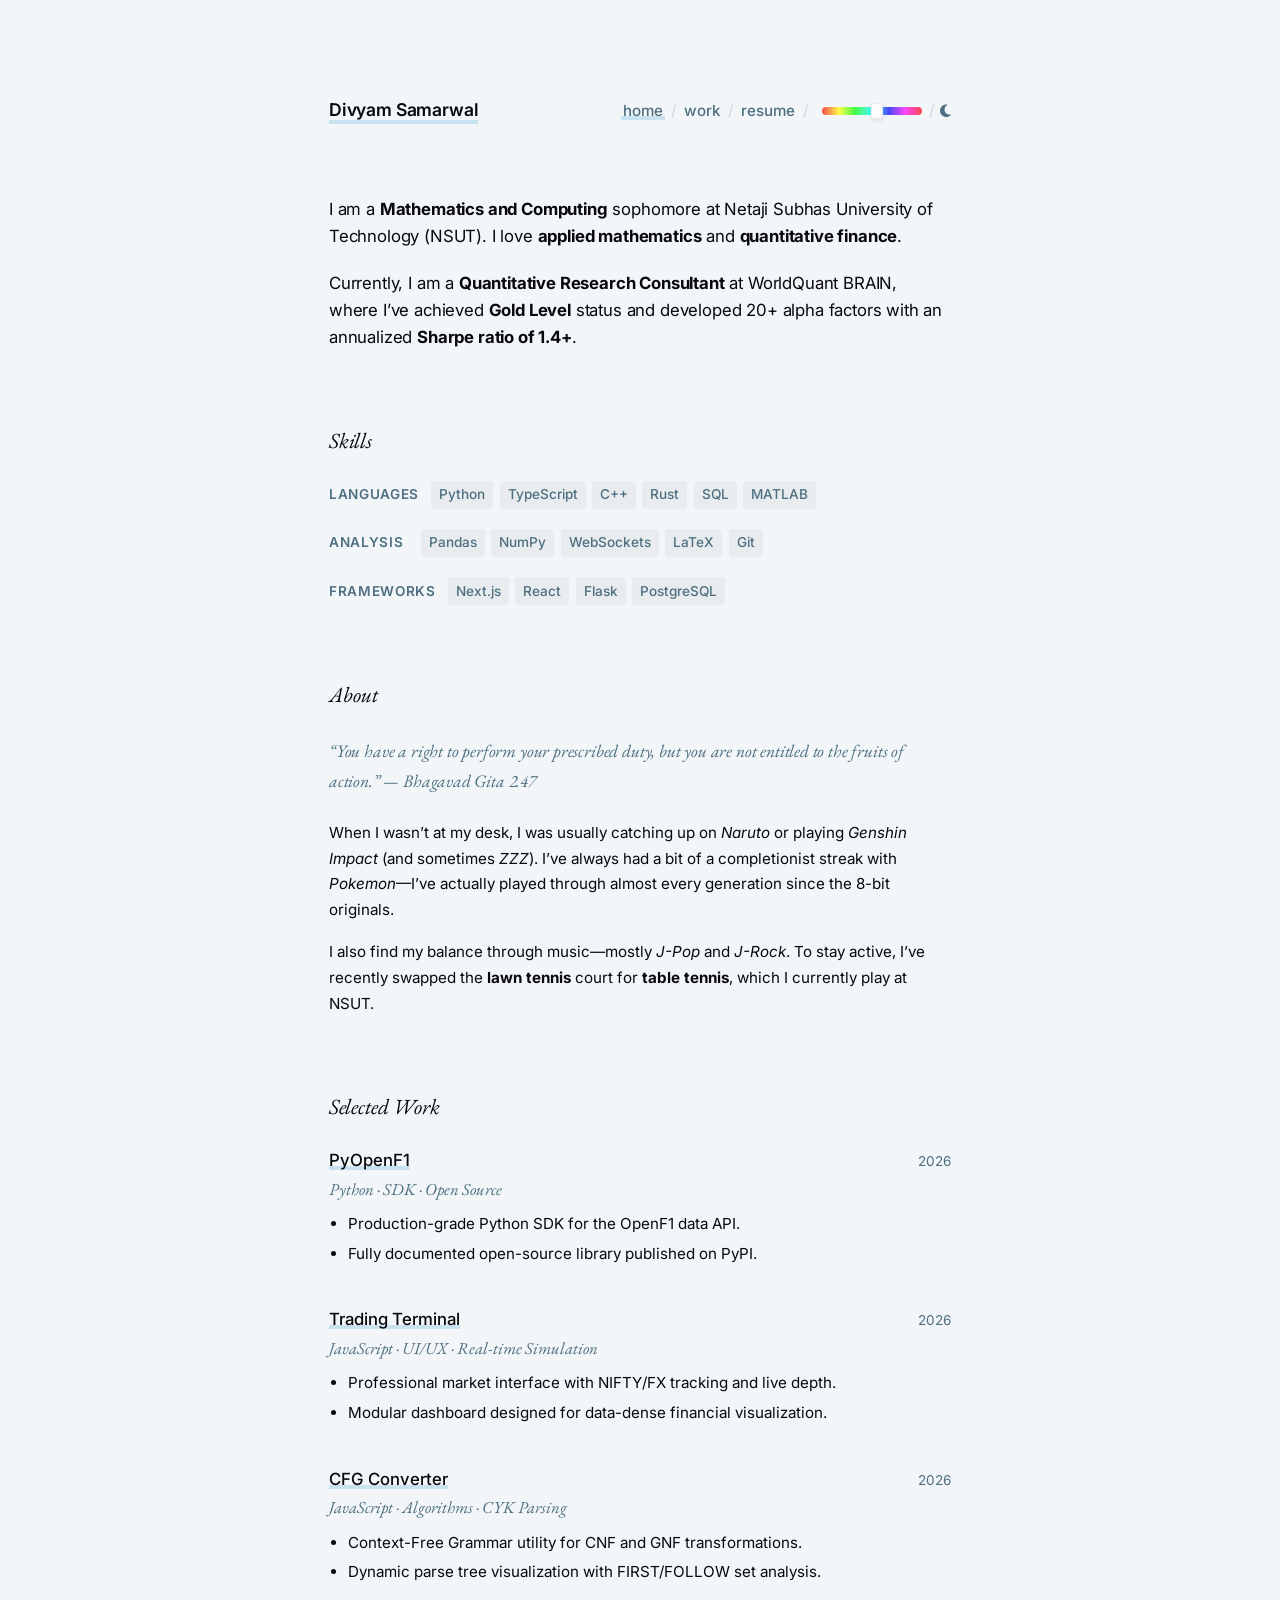
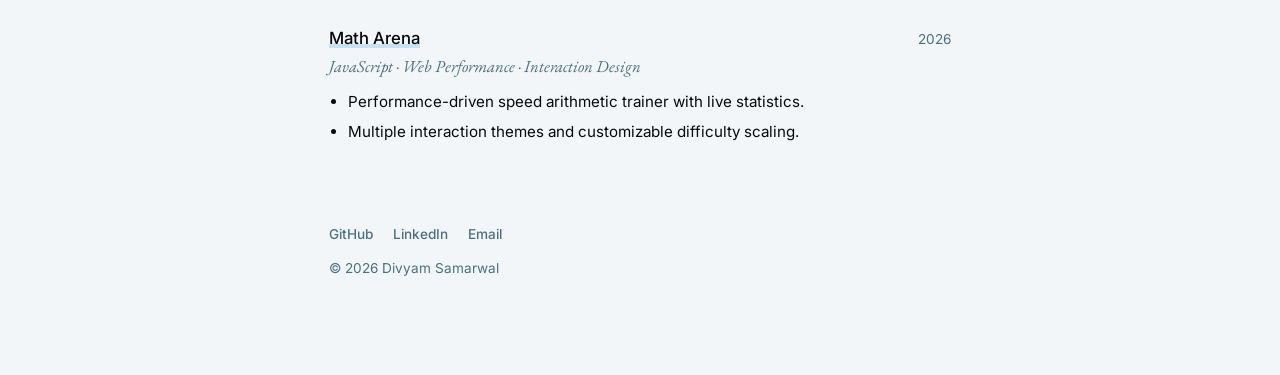
<file: index.html>
<!DOCTYPE html>
<html lang="en">

<head>
    <meta charset="UTF-8">
    <meta name="viewport" content="width=device-width, initial-scale=1.0">
    <title>Divyam Samarwal</title>
    <meta name="description"
        content="Mathematics and Computing student at NSUT specializing in quantitative trading and high-performance engineering.">
    <link rel="stylesheet" href="style.css">
    <link rel="stylesheet" href="https://cdnjs.cloudflare.com/ajax/libs/font-awesome/6.4.0/css/all.min.css">
    <link rel="manifest" href="manifest.json">
    <!-- Google tag (gtag.js) -->
    <script async src="https://www.googletagmanager.com/gtag/js?id=G-F55LTYRXS4"></script>
    <script>
        window.dataLayer = window.dataLayer || [];
        function gtag() { dataLayer.push(arguments); }
        gtag('js', new Date());
        gtag('config', 'G-F55LTYRXS4');
    </script>
</head>

<body>
    <div class="container">
        <header>
            <a href="index.html" class="brand">Divyam Samarwal</a>
            <nav>
                <ul>
                    <li><a href="index.html" style="box-shadow: inset 0 -4px 0 0 var(--highlight);">home</a></li>
                    <li class="divider">/</li>
                    <li><a href="work.html">work</a></li>
                    <li class="divider">/</li>
                    <li><a href="images/cv26.pdf" target="_blank">resume</a></li>
                    <li class="divider">/</li>
                    <li class="hue-control">
                        <input type="range" min="0" max="360" value="200" class="hue-slider" id="hue-slider"
                            title="Change accent color">
                    </li>
                    <li class="divider">/</li>
                    <li>
                        <div class="theme-toggle" id="theme-toggle" title="Toggle light/dark mode">
                            <i class="fas fa-sun"></i>
                            <i class="fas fa-moon"></i>
                        </div>
                    </li>
                </ul>
            </nav>
        </header>

        <section class="intro">
            <p>I am a <b>Mathematics and Computing</b> sophomore at Netaji Subhas University of Technology (NSUT). I
                love <b>applied mathematics</b> and <b>quantitative finance</b>.</p>
            <p>Currently, I am a <b>Quantitative Research Consultant</b> at WorldQuant BRAIN, where I’ve achieved
                <b>Gold Level</b> status and developed 20+ alpha factors with an annualized <b>Sharpe ratio of 1.4+</b>.
            </p>
        </section>

        <h2 class="section-title">Skills</h2>
        <div class="skills-container">
            <div class="skills-row">
                <span class="skills-label">Languages</span>
                <div class="tags">
                    <span class="tag">Python</span><span class="tag">TypeScript</span><span class="tag">C++</span><span
                        class="tag">Rust</span><span class="tag">SQL</span><span class="tag">MATLAB</span>
                </div>
            </div>
            <div class="skills-row">
                <span class="skills-label">Analysis</span>
                <div class="tags">
                    <span class="tag">Pandas</span><span class="tag">NumPy</span><span
                        class="tag">WebSockets</span><span class="tag">LaTeX</span><span class="tag">Git</span>
                </div>
            </div>
            <div class="skills-row">
                <span class="skills-label">Frameworks</span>
                <div class="tags">
                    <span class="tag">Next.js</span><span class="tag">React</span><span class="tag">Flask</span><span
                        class="tag">PostgreSQL</span>
                </div>
            </div>
        </div>

        <h2 class="section-title">About</h2>
        <div style="font-size: 0.95rem; line-height: 1.7; max-width: 610px;">
            <p
                style="margin-bottom: 1.5rem; font-family: var(--font-serif); font-style: italic; font-size: 1.1rem; color: var(--text-muted); letter-spacing: -0.01em;">
                “You have a right to perform your prescribed duty, but you are not entitled to the fruits of action.” —
                Bhagavad Gita 2.47
            </p>
            <p style="margin-bottom: 1rem;">
                When I wasn’t at my desk, I was usually catching up on <i>Naruto</i> or playing <i>Genshin Impact</i>
                (and sometimes <i>ZZZ</i>). I’ve always had a bit of a completionist streak with <i>Pokemon</i>—I’ve
                actually played through almost every generation since the 8-bit originals.
            </p>
            <p style="margin-bottom: 2rem;">
                I also find my balance through music—mostly <i>J-Pop</i> and <i>J-Rock</i>. To stay active, I’ve
                recently swapped the <b>lawn tennis</b> court for <b>table tennis</b>, which I currently play at NSUT.
            </p>
        </div>

        <h2 class="section-title">Selected Work</h2>

        <div class="list-item">
            <div class="list-item-header">
                <span class="list-item-title"><a href="https://github.com/DivyamSamarwal/pyopenf1"
                        target="_blank">PyOpenF1</a></span>
                <span class="list-item-date">2026</span>
            </div>
            <div class="list-item-subtitle">Python · SDK · Open Source</div>
            <ul class="list-item-desc">
                <li>Production-grade Python SDK for the OpenF1 data API.</li>
                <li>Fully documented open-source library published on PyPI.</li>
            </ul>
        </div>

        <div class="list-item">
            <div class="list-item-header">
                <span class="list-item-title"><a href="https://divyamsamarwal.github.io/tradingterminal/"
                        target="_blank">Trading Terminal</a></span>
                <span class="list-item-date">2026</span>
            </div>
            <div class="list-item-subtitle">JavaScript · UI/UX · Real-time Simulation</div>
            <ul class="list-item-desc">
                <li>Professional market interface with NIFTY/FX tracking and live depth.</li>
                <li>Modular dashboard designed for data-dense financial visualization.</li>
            </ul>
        </div>

        <div class="list-item">
            <div class="list-item-header">
                <span class="list-item-title"><a href="https://divyamsamarwal.github.io/cfg/" target="_blank">CFG
                        Converter</a></span>
                <span class="list-item-date">2026</span>
            </div>
            <div class="list-item-subtitle">JavaScript · Algorithms · CYK Parsing</div>
            <ul class="list-item-desc">
                <li>Context-Free Grammar utility for CNF and GNF transformations.</li>
                <li>Dynamic parse tree visualization with FIRST/FOLLOW set analysis.</li>
            </ul>
        </div>

        <div class="list-item">
            <div class="list-item-header">
                <span class="list-item-title"><a href="https://divyamsamarwal.github.io/Math-Arena/"
                        target="_blank">Math Arena</a></span>
                <span class="list-item-date">2026</span>
            </div>
            <div class="list-item-subtitle">JavaScript · Web Performance · Interaction Design</div>
            <ul class="list-item-desc">
                <li>Performance-driven speed arithmetic trainer with live statistics.</li>
                <li>Multiple interaction themes and customizable difficulty scaling.</li>
            </ul>
        </div>

        <footer>
            <div class="social-links">
                <a href="https://github.com/DivyamSamarwal">GitHub</a>
                <a href="https://www.linkedin.com/in/divyam-samarwal-279107228/">LinkedIn</a>
                <a href="mailto:[divyam.samarwal.ug24@nsut.ac.in]">Email</a>
            </div>
            <p>&copy; 2026 Divyam Samarwal</p>
        </footer>
    </div>
    <script src="script.js"></script>
</body>

</html>
</file>
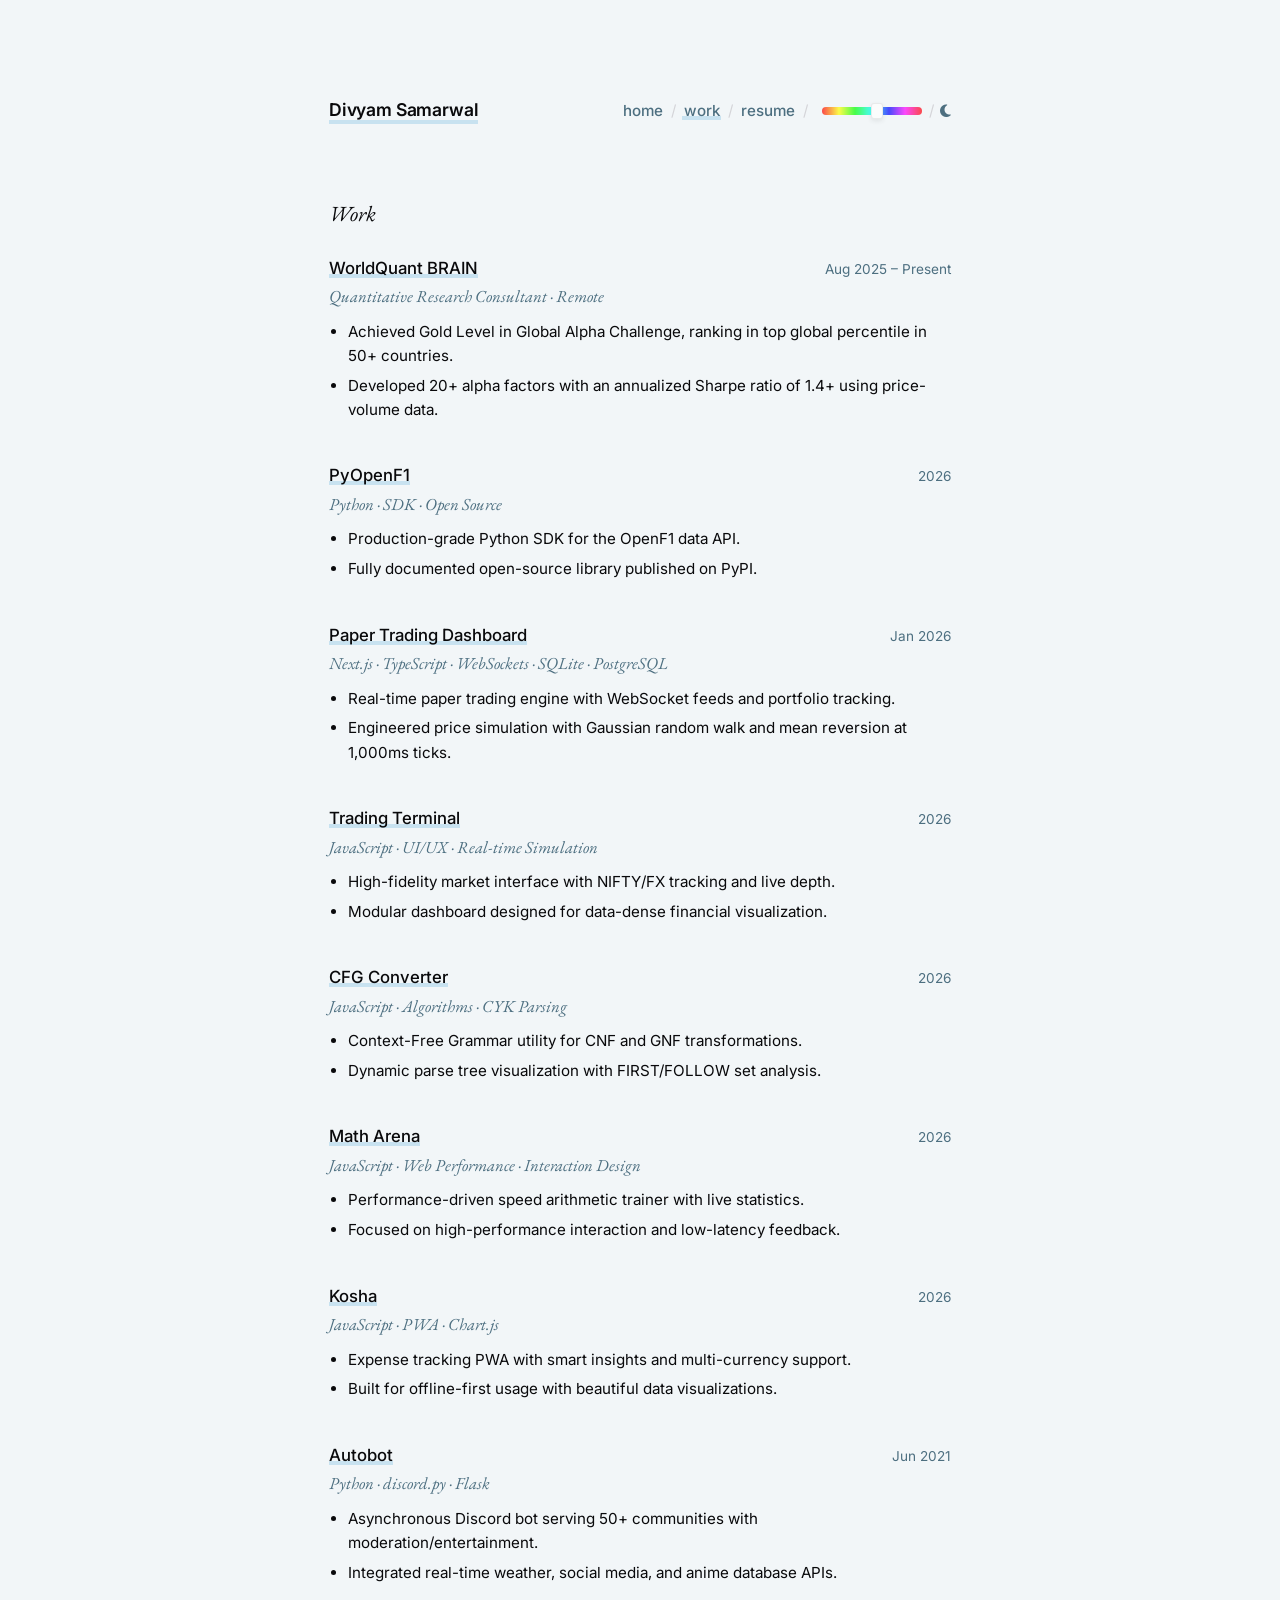
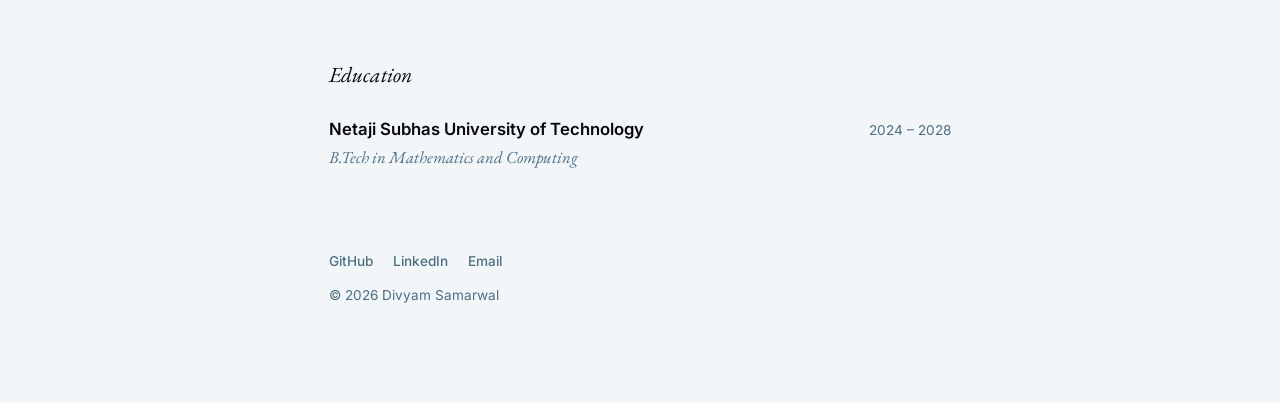
<file: work.html>
<!DOCTYPE html>
<html lang="en">

<head>
    <meta charset="UTF-8">
    <meta name="viewport" content="width=device-width, initial-scale=1.0">
    <title>Work — Divyam Samarwal</title>
    <meta name="description" content="Professional experience and engineering projects of Divyam Samarwal.">
    <link rel="stylesheet" href="style.css">
    <link rel="stylesheet" href="https://cdnjs.cloudflare.com/ajax/libs/font-awesome/6.4.0/css/all.min.css">
    <link rel="manifest" href="manifest.json">
    <!-- Google tag (gtag.js) -->
    <script async src="https://www.googletagmanager.com/gtag/js?id=G-F55LTYRXS4"></script>
    <script>
        window.dataLayer = window.dataLayer || [];
        function gtag() { dataLayer.push(arguments); }
        gtag('js', new Date());
        gtag('config', 'G-F55LTYRXS4');
    </script>
</head>

<body>
    <div class="container">
        <header>
            <a href="index.html" class="brand">Divyam Samarwal</a>
            <nav>
                <ul>
                    <li><a href="index.html">home</a></li>
                    <li class="divider">/</li>
                    <li><a href="work.html" style="box-shadow: inset 0 -4px 0 0 var(--highlight);">work</a></li>
                    <li class="divider">/</li>
                    <li><a href="images/cv26.pdf" target="_blank">resume</a></li>
                    <li class="divider">/</li>
                    <li class="hue-control">
                        <input type="range" min="0" max="360" value="200" class="hue-slider" id="hue-slider"
                            title="Change accent color">
                    </li>
                    <li class="divider">/</li>
                    <li>
                        <div class="theme-toggle" id="theme-toggle" title="Toggle light/dark mode">
                            <i class="fas fa-sun"></i>
                            <i class="fas fa-moon"></i>
                        </div>
                    </li>
                </ul>
            </nav>
        </header>

        <h2 class="section-title">Work</h2>

        <div class="list-item">
            <div class="list-item-header">
                <span class="list-item-title"><a href="https://worldquant.com/" target="_blank">WorldQuant
                        BRAIN</a></span>
                <span class="list-item-date">Aug 2025 – Present</span>
            </div>
            <div class="list-item-subtitle">Quantitative Research Consultant · Remote</div>
            <ul class="list-item-desc">
                <li>Achieved Gold Level in Global Alpha Challenge, ranking in top global percentile in 50+ countries.
                </li>
                <li>Developed 20+ alpha factors with an annualized Sharpe ratio of 1.4+ using price-volume data.</li>
            </ul>
        </div>

        <div class="list-item">
            <div class="list-item-header">
                <span class="list-item-title"><a href="https://github.com/DivyamSamarwal/pyopenf1"
                        target="_blank">PyOpenF1</a></span>
                <span class="list-item-date">2026</span>
            </div>
            <div class="list-item-subtitle">Python · SDK · Open Source</div>
            <ul class="list-item-desc">
                <li>Production-grade Python SDK for the OpenF1 data API.</li>
                <li>Fully documented open-source library published on PyPI.</li>
            </ul>
        </div>

        <div class="list-item">
            <div class="list-item-header">
                <span class="list-item-title"><a href="https://github.com/DivyamSamarwal/Paper-Trading"
                        target="_blank">Paper Trading Dashboard</a></span>
                <span class="list-item-date">Jan 2026</span>
            </div>
            <div class="list-item-subtitle">Next.js · TypeScript · WebSockets · SQLite · PostgreSQL</div>
            <ul class="list-item-desc">
                <li>Real-time paper trading engine with WebSocket feeds and portfolio tracking.</li>
                <li>Engineered price simulation with Gaussian random walk and mean reversion at 1,000ms ticks.</li>
            </ul>
        </div>

        <div class="list-item">
            <div class="list-item-header">
                <span class="list-item-title"><a href="https://divyamsamarwal.github.io/tradingterminal/"
                        target="_blank">Trading Terminal</a></span>
                <span class="list-item-date">2026</span>
            </div>
            <div class="list-item-subtitle">JavaScript · UI/UX · Real-time Simulation</div>
            <ul class="list-item-desc">
                <li>High-fidelity market interface with NIFTY/FX tracking and live depth.</li>
                <li>Modular dashboard designed for data-dense financial visualization.</li>
            </ul>
        </div>

        <div class="list-item">
            <div class="list-item-header">
                <span class="list-item-title"><a href="https://divyamsamarwal.github.io/cfg/" target="_blank">CFG
                        Converter</a></span>
                <span class="list-item-date">2026</span>
            </div>
            <div class="list-item-subtitle">JavaScript · Algorithms · CYK Parsing</div>
            <ul class="list-item-desc">
                <li>Context-Free Grammar utility for CNF and GNF transformations.</li>
                <li>Dynamic parse tree visualization with FIRST/FOLLOW set analysis.</li>
            </ul>
        </div>

        <div class="list-item">
            <div class="list-item-header">
                <span class="list-item-title"><a href="https://divyamsamarwal.github.io/Math-Arena/"
                        target="_blank">Math Arena</a></span>
                <span class="list-item-date">2026</span>
            </div>
            <div class="list-item-subtitle">JavaScript · Web Performance · Interaction Design</div>
            <ul class="list-item-desc">
                <li>Performance-driven speed arithmetic trainer with live statistics.</li>
                <li>Focused on high-performance interaction and low-latency feedback.</li>
            </ul>
        </div>

        <div class="list-item">
            <div class="list-item-header">
                <span class="list-item-title"><a href="https://github.com/DivyamSamarwal/Kosha"
                        target="_blank">Kosha</a></span>
                <span class="list-item-date">2026</span>
            </div>
            <div class="list-item-subtitle">JavaScript · PWA · Chart.js</div>
            <ul class="list-item-desc">
                <li>Expense tracking PWA with smart insights and multi-currency support.</li>
                <li>Built for offline-first usage with beautiful data visualizations.</li>
            </ul>
        </div>

        <div class="list-item">
            <div class="list-item-header">
                <span class="list-item-title"><a href="https://github.com/DivyamSamarwal/Autobot"
                        target="_blank">Autobot</a></span>
                <span class="list-item-date">Jun 2021</span>
            </div>
            <div class="list-item-subtitle">Python · discord.py · Flask</div>
            <ul class="list-item-desc">
                <li>Asynchronous Discord bot serving 50+ communities with moderation/entertainment.</li>
                <li>Integrated real-time weather, social media, and anime database APIs.</li>
            </ul>
        </div>

        <h2 class="section-title">Education</h2>
        <div class="list-item">
            <div class="list-item-header">
                <span class="list-item-title">Netaji Subhas University of Technology</span>
                <span class="list-item-date">2024 – 2028</span>
            </div>
            <div class="list-item-subtitle">B.Tech in Mathematics and Computing</div>
        </div>

        <footer>
            <div class="social-links">
                <a href="https://github.com/DivyamSamarwal">GitHub</a>
                <a href="https://www.linkedin.com/in/divyam-samarwal-279107228/">LinkedIn</a>
                <a href="mailto:dynamicdomainltd@gmail.com">Email</a>
            </div>
            <p>&copy; 2026 Divyam Samarwal</p>
        </footer>
    </div>
    <script src="script.js"></script>
</body>

</html>
</file>
<file: style.css>
@import url('https://fonts.googleapis.com/css2?family=Inter:wght@400;500;600;700&family=EB+Garamond:ital,wght@1,400;1,500;1,600&display=swap');

:root {
  --hue: 200; /* Initial blue hue */
  --bg: hsl(var(--hue), 30%, 96%);
  --text: #09090B;
  --text-muted: hsl(var(--hue), 25%, 40%);
  --max-width: 622px;
  --font-sans: 'Inter', system-ui, -apple-system, sans-serif;
  --font-serif: 'EB Garamond', serif;
  
  --accent: hsl(var(--hue), 80%, 40%);
  --highlight: hsla(var(--hue), 60%, 80%, 0.6);
}

body.dark {
  --bg: hsl(var(--hue), 25%, 7%);
  --text: #F4F4F5;
  --text-muted: hsl(var(--hue), 20%, 70%);
  --accent: hsl(var(--hue), 80%, 65%);
  --highlight: hsla(var(--hue), 60%, 25%, 0.5);
}

* {
  margin: 0;
  padding: 0;
  box-sizing: border-box;
}

body {
  background-color: var(--bg);
  color: var(--text);
  font-family: var(--font-sans);
  line-height: 1.6;
  font-size: 16px;
  transition: background-color 0.4s ease, color 0.4s ease;
  padding: 6rem 1.5rem;
}

.container {
  max-width: var(--max-width);
  margin: 0 auto;
}

/* Header */
header {
  display: flex;
  justify-content: space-between;
  align-items: baseline;
  margin-bottom: 4.5rem;
}

.brand {
  font-weight: 600;
  font-size: 1.1rem;
  letter-spacing: -0.01em;
}

nav ul {
  list-style: none;
  display: flex;
  gap: 0.25rem;
  font-size: 0.95rem;
  align-items: center;
}

nav ul li a {
  color: var(--text-muted);
  font-weight: 500;
  padding: 0 0.1rem;
  box-shadow: none;
}

nav ul li a:hover {
  color: var(--text);
  box-shadow: inset 0 -4px 0 0 var(--highlight);
}

.divider {
  color: #D4D4D8;
  margin: 0 0.15rem;
  user-select: none;
}

/* Hue Slider (skip.house style) */
.hue-control {
  display: flex;
  align-items: center;
  gap: 0.75rem;
  margin-left: 0.5rem;
}

.hue-slider {
  -webkit-appearance: none;
  appearance: none;
  width: 100px;
  height: 8px;
  border-radius: 4px;
  background: linear-gradient(to right, #ff0000 0%, #ffff00 17%, #00ff00 33%, #00ffff 50%, #0000ff 67%, #ff00ff 83%, #ff0000 100%);
  outline: none;
  cursor: pointer;
  opacity: 0.7;
  transition: opacity 0.2s, transform 0.2s;
}

.hue-slider:hover {
  opacity: 1;
  transform: scaleY(1.2);
}

.hue-slider::-webkit-slider-thumb {
  -webkit-appearance: none;
  appearance: none;
  width: 12px;
  height: 16px;
  background: #fff;
  border: 1px solid rgba(0,0,0,0.1);
  border-radius: 3px;
  box-shadow: 0 2px 4px rgba(0,0,0,0.1);
  cursor: pointer;
}

/* Typography & Links */
h1, h2, h3 {
  margin-bottom: 1.25rem;
}

.section-title {
  font-family: var(--font-serif);
  font-style: italic;
  font-weight: 400;
  font-size: 1.35rem;
  margin-bottom: 1.5rem;
  margin-top: 4.5rem;
}

a {
  color: inherit;
  text-decoration: none;
  font-weight: 500;
  box-shadow: inset 0 -4px 0 0 var(--highlight);
  transition: box-shadow 0.2s ease, color 0.2s ease;
}

a:hover {
  box-shadow: inset 0 -8px 0 0 var(--highlight);
  color: var(--accent);
}

.intro p {
  font-size: 1.05rem;
  margin-bottom: 1.25rem;
  letter-spacing: -0.01em;
}

/* Content List Items */
.list-item {
  margin-bottom: 2.5rem;
}

.list-item-header {
  display: flex;
  justify-content: space-between;
  align-items: baseline;
  margin-bottom: 0.1rem;
}

.list-item-title {
  font-weight: 600;
  font-size: 1.05rem;
}

.list-item-date {
  font-size: 0.85rem;
  color: var(--text-muted);
  font-weight: 400;
}

.list-item-subtitle {
  font-family: var(--font-serif);
  font-style: italic;
  font-size: 1.05rem;
  color: var(--text-muted);
  margin-bottom: 0.6rem;
}

.list-item-desc {
  list-style: disc;
  margin-left: 1.2rem;
  font-size: 0.95rem;
  color: var(--text);
}

.list-item-desc li {
  margin-bottom: 0.35rem;
}

/* Skills Categories */
.skills-container {
  display: flex;
  flex-direction: column;
  gap: 1.25rem;
}

.skills-row {
  display: flex;
  align-items: baseline;
  gap: 0.75rem;
}

.skills-label {
  font-size: 0.85rem;
  color: var(--text-muted);
  font-weight: 600;
  text-transform: uppercase;
  letter-spacing: 0.05em;
  min-width: 80px;
}

.tags {
  display: flex;
  flex-wrap: wrap;
  gap: 0.4rem;
}

.tag {
  background: rgba(0,0,0,0.04);
  padding: 0.2rem 0.5rem;
  border-radius: 4px;
  font-size: 0.85rem;
  color: var(--text-muted);
  font-weight: 500;
}

body.dark .tag {
  background: rgba(255,255,255,0.035);
}

/* Footer */
footer {
  margin-top: 5rem;
  font-size: 0.85rem;
  color: var(--text-muted);
}

.social-links {
  display: flex;
  gap: 1.25rem;
  margin-bottom: 0.75rem;
}

.social-links a {
  box-shadow: none;
  font-weight: 500;
  color: var(--text-muted);
}

.social-links a:hover {
  color: var(--accent);
  box-shadow: inset 0 -4px 0 0 var(--highlight);
}

/* Theme Toggle */
.theme-toggle {
  cursor: pointer;
  color: var(--text-muted);
  transition: color 0.2s;
  font-size: 0.9rem;
}

.theme-toggle:hover {
  color: var(--accent);
}

body:not(.dark) .fa-moon { display: block; }
body:not(.dark) .fa-sun { display: none; }
body.dark .fa-moon { display: none; }
body.dark .fa-sun { display: block; }

@media (max-width: 600px) {
  body {
    padding: 3rem 1.25rem;
  }
  
  header {
    flex-direction: column;
    gap: 1.5rem;
    margin-bottom: 3.5rem;
  }

  nav ul {
    width: 100%;
    justify-content: flex-start;
  }

  .list-item-header {
    flex-direction: column;
    gap: 0.1rem;
  }
  
  .hue-control {
    margin-left: 0;
  }
}
</file>
